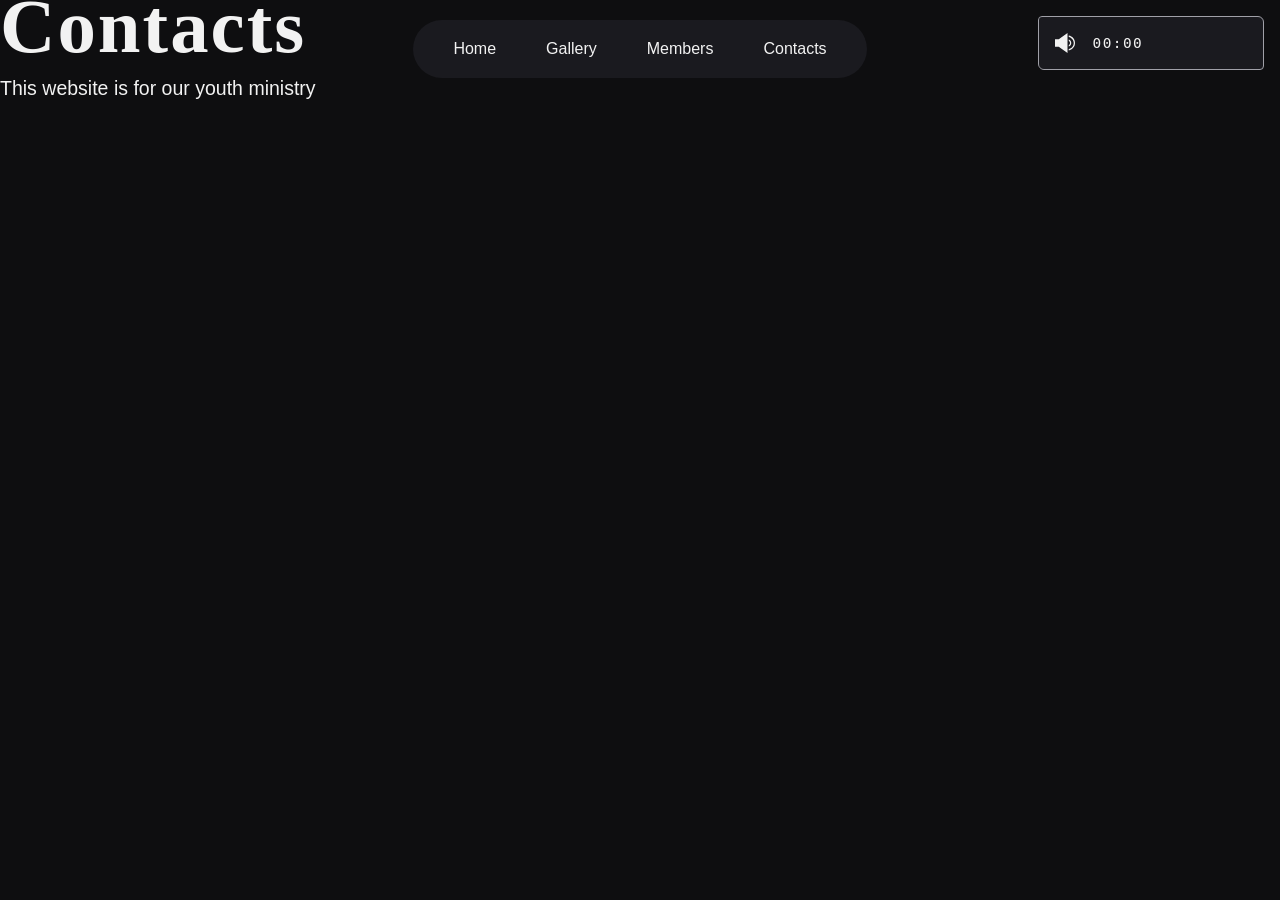
<file: contacts.html>
<!DOCTYPE html>
<html lang="en">
<head>
    <meta charset="UTF-8">
    <meta name="viewport" content="width=device-width, initial-scale=1.0">
    <title>Youth Website</title>
    <link rel="stylesheet" href="style.css">
    <script src="script.js" defer></script>
</head>
<body>
    <audio src="music/give-in.mp3" id="song" loop></audio>
    <div id="musicbar">
      <button id="music" aria-label="Mute Music Unmute Music">
        <svg
          version="1.1"
          aria-hidden="true"
          xmlns="http://www.w3.org/2000/svg"
          xmlns:xlink="http://www.w3.org/1999/xlink"
          x="0px"
          y="0px"
          viewBox="0 0 16 16"
          style="enable-background: new 0 0 16 16"
          xml:space="preserve"
        >
          <polygon points="10,16 10,0 3,5 0,5 0,11 3,11 "></polygon>
          <path
            d="M11,13.91c2.837-0.477,5-2.938,5-5.91s-2.163-5.433-5-5.91v1.011C13.279,3.566,15,5.585,15,8s-1.721,4.434-4,4.899V13.91z"
          ></path>
          <path
            d="M11,9.722v1.094c1.163-0.413,2-1.512,2-2.816s-0.837-2.403-2-2.816v1.094C11.595,6.625,12,7.263,12,8
	    C12,8.737,11.595,9.375,11,9.722z"
          ></path>
        </svg>
      </button>
      <span id="time"> 00:00 </span>
    </div>
    <nav class="youth">
        <ul>
            <li class="home"><a href="index.html">Home</a></li>
            <li class="schedules"><a href="gallery.html">Gallery</a></li>
            <li class="Members"><a href="members.html">Members</a></li>
            <li class="contacts"><a href="contacts.html">Contacts</a></li>
        </ul>
    </nav>
    <section id="contacts">
        <h1>Contacts</h1>
        <p>This website is for our youth ministry</p>
    </section>
    
    
</body>
</html>
</file>
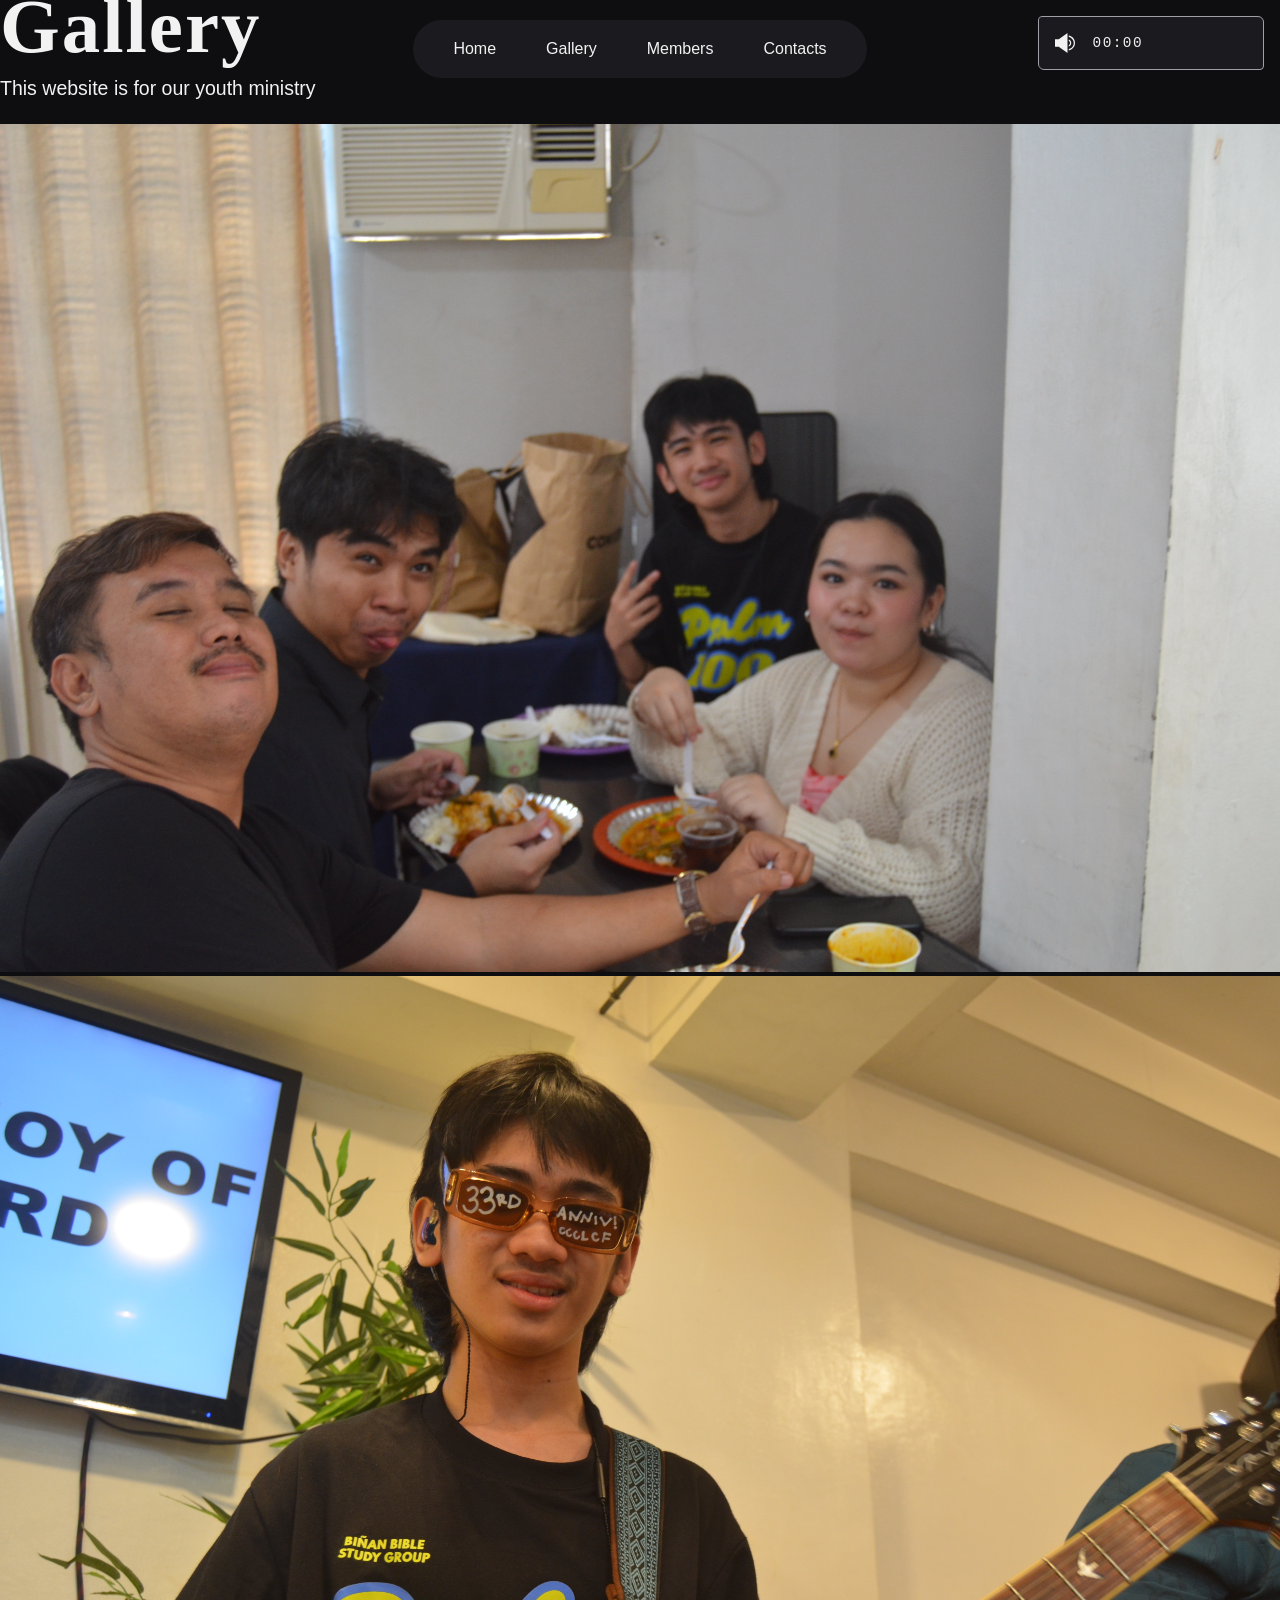
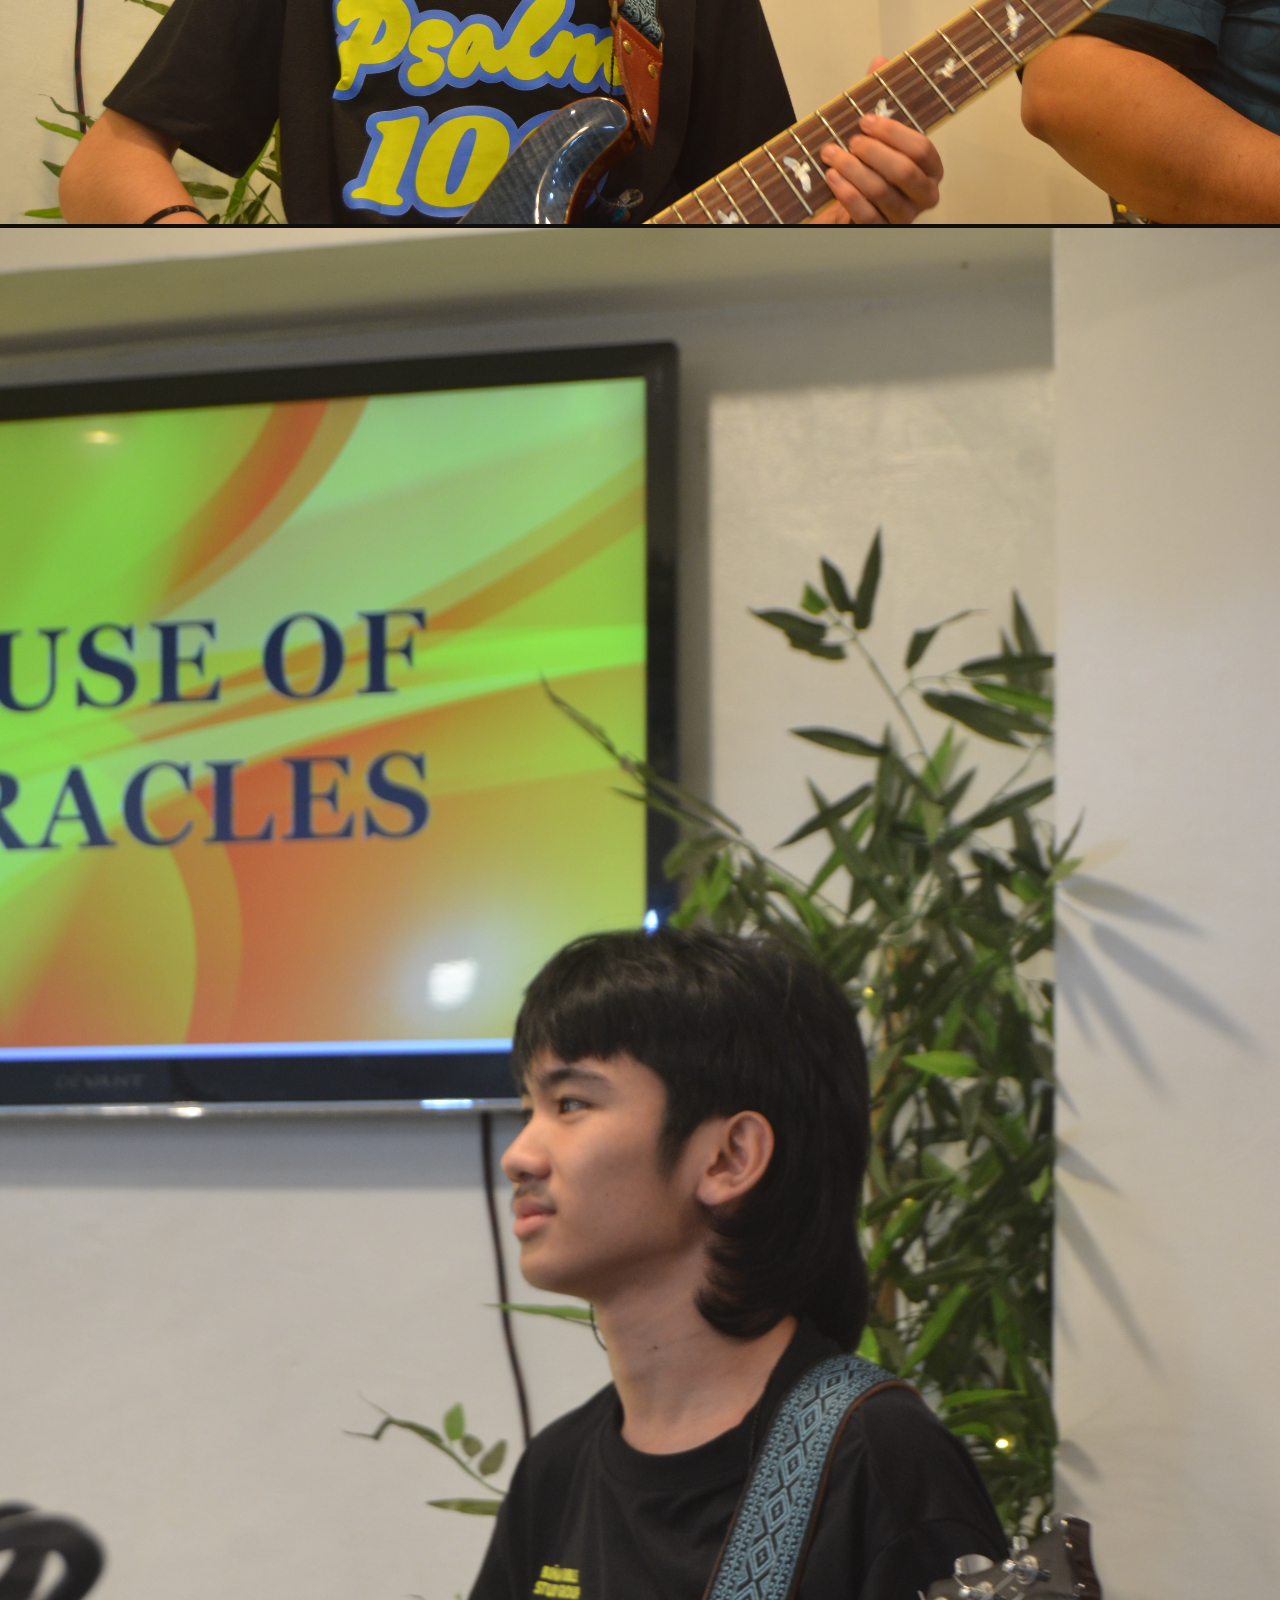
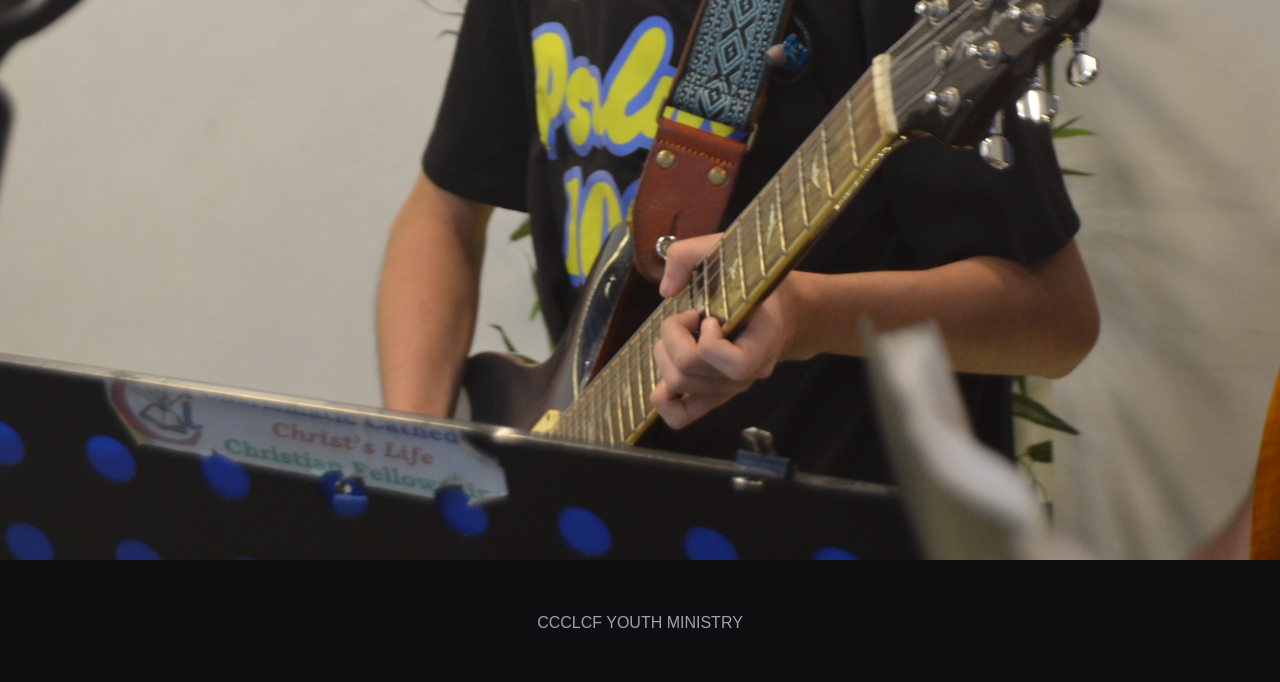
<file: gallery.html>
<!DOCTYPE html>
<html lang="en">
<head>
    <meta charset="UTF-8">
    <meta name="viewport" content="width=device-width, initial-scale=1.0">
    <title>Youth Website</title>
    <link rel="stylesheet" href="style.css">
    <script src="script.js" defer></script>
</head>
<body>
    <audio src="music/give-in.mp3" id="song" loop></audio>
    <div id="musicbar">
      <button id="music" aria-label="Mute Music Unmute Music">
        <svg
          version="1.1"
          aria-hidden="true"
          xmlns="http://www.w3.org/2000/svg"
          xmlns:xlink="http://www.w3.org/1999/xlink"
          x="0px"
          y="0px"
          viewBox="0 0 16 16"
          style="enable-background: new 0 0 16 16"
          xml:space="preserve"
        >
          <polygon points="10,16 10,0 3,5 0,5 0,11 3,11 "></polygon>
          <path
            d="M11,13.91c2.837-0.477,5-2.938,5-5.91s-2.163-5.433-5-5.91v1.011C13.279,3.566,15,5.585,15,8s-1.721,4.434-4,4.899V13.91z"
          ></path>
          <path
            d="M11,9.722v1.094c1.163-0.413,2-1.512,2-2.816s-0.837-2.403-2-2.816v1.094C11.595,6.625,12,7.263,12,8
	    C12,8.737,11.595,9.375,11,9.722z"
          ></path>
        </svg>
      </button>
      <span id="time"> 00:00 </span>
    </div>
    <nav class="youth">
        <ul>
            <li class="home"><a href="index.html">Home</a></li>
            <li class="Gallery"><a href="gallery.html">Gallery</a></li>
            <li class="Members"><a href="members.html">Members</a></li>
            <li class="contacts"><a href="contacts.html">Contacts</a></li>
        </ul>
    </nav>
    <main>
    <section id="gallery">
        <h1>Gallery</h1>
        <p>This website is for our youth ministry</p>
        <div class="youth-photos">
            <img src="Images/placholder1.JPG" alt="">
            <img src="Images/placeholder2.JPG" alt="">
            <img src="Images/placeholder3.JPG" alt="">
        </div>
    </section>
    </main>
    
    <footer>CCCLCF YOUTH MINISTRY</footer>
</body>
</html>
</file>
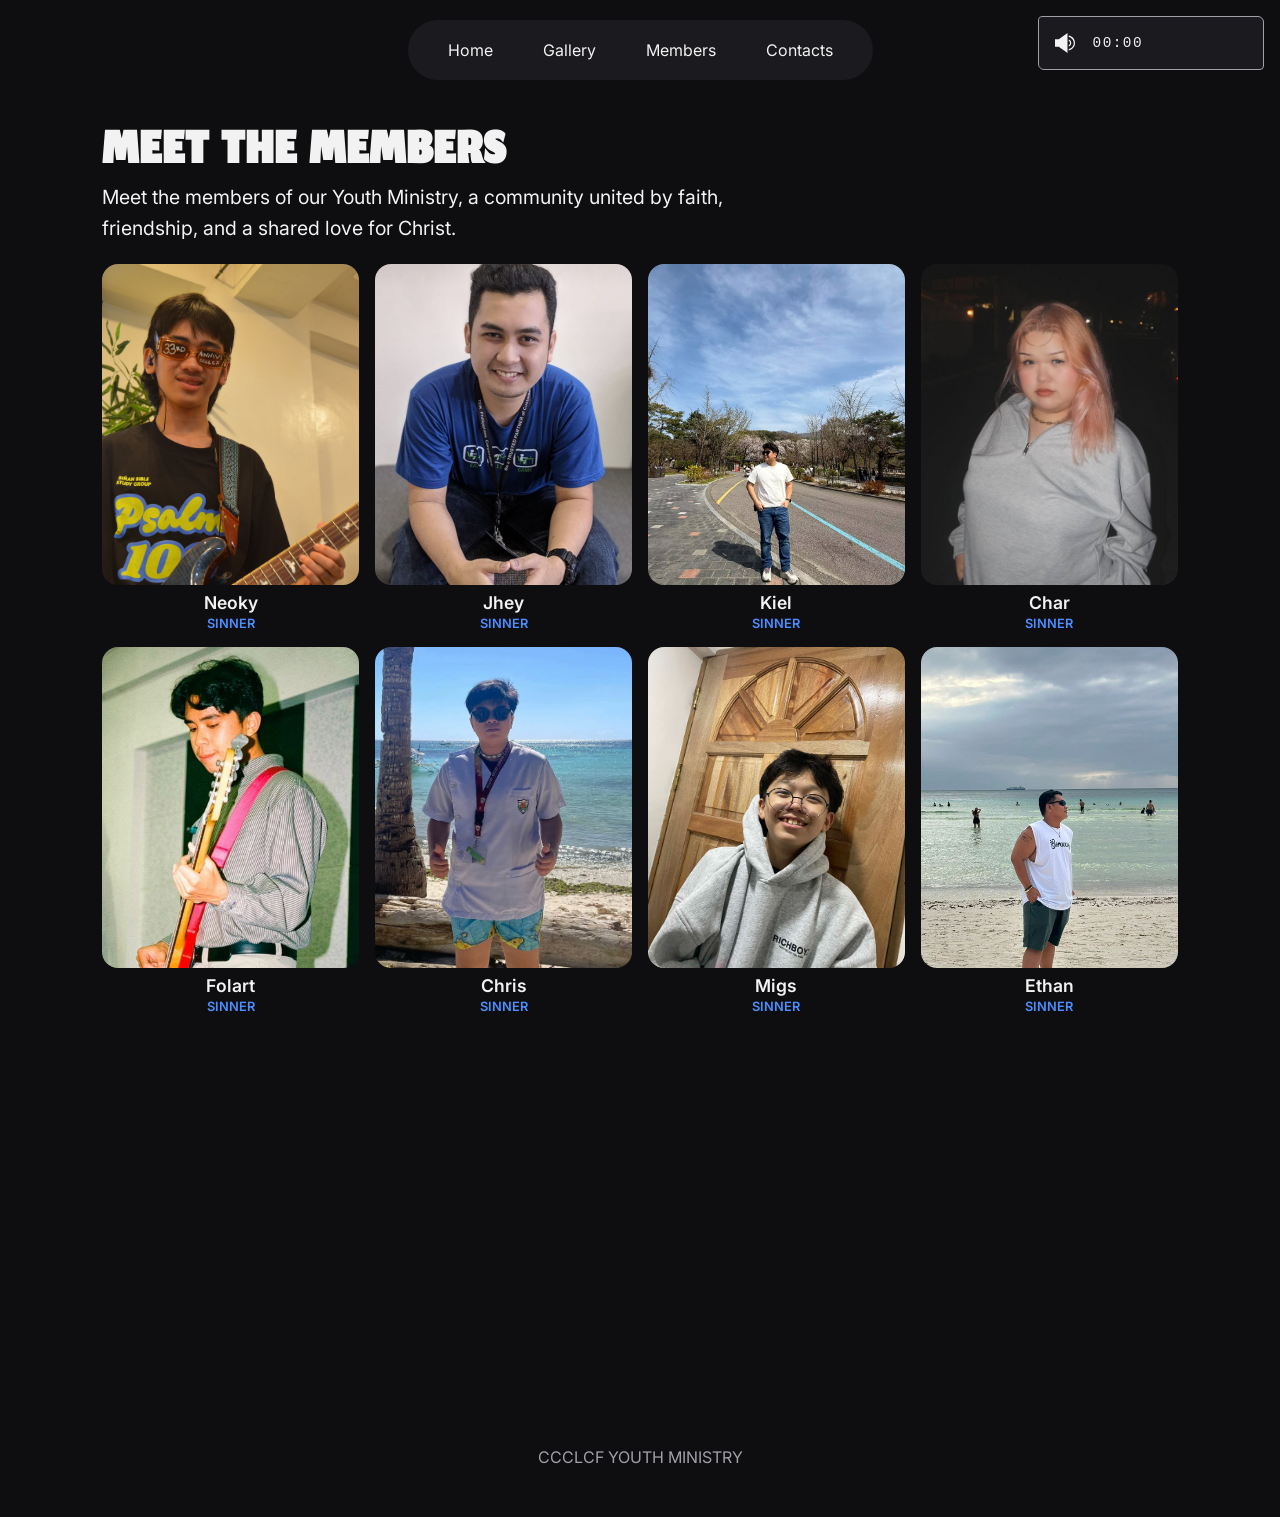
<file: members.html>
<!DOCTYPE html>
<html lang="en">
<head>
    <meta charset="UTF-8">
    <meta name="viewport" content="width=device-width, initial-scale=1.0">
    <title>Youth Website</title>
    <link rel="preconnect" href="https://fonts.googleapis.com">
    <link rel="preconnect" href="https://fonts.gstatic.com" crossorigin>
    <link href="https://fonts.googleapis.com/css2?family=Inter:ital,opsz,wght@0,14..32,100..900;1,14..32,100..900&family=Jomhuria&display=swap" rel="stylesheet">
    <link rel="stylesheet" href="style.css">
    <script src="script.js" defer></script>
</head>
<body>
    <audio src="music/give-in.mp3" id="song" loop></audio>
    <div id="musicbar">
      <button id="music" aria-label="Mute Music Unmute Music">
        <svg
          version="1.1"
          aria-hidden="true"
          xmlns="http://www.w3.org/2000/svg"
          xmlns:xlink="http://www.w3.org/1999/xlink"
          x="0px"
          y="0px"
          viewBox="0 0 16 16"
          style="enable-background: new 0 0 16 16"
          xml:space="preserve"
        >
          <polygon points="10,16 10,0 3,5 0,5 0,11 3,11 "></polygon>
          <path
            d="M11,13.91c2.837-0.477,5-2.938,5-5.91s-2.163-5.433-5-5.91v1.011C13.279,3.566,15,5.585,15,8s-1.721,4.434-4,4.899V13.91z"
          ></path>
          <path
            d="M11,9.722v1.094c1.163-0.413,2-1.512,2-2.816s-0.837-2.403-2-2.816v1.094C11.595,6.625,12,7.263,12,8
	    C12,8.737,11.595,9.375,11,9.722z"
          ></path>
        </svg>
      </button>
      <span id="time"> 00:00 </span>
    </div>
    <nav class="youth">
        <ul>
            <li class="home"><a href="index.html">Home</a></li>
            <li class="gallery"><a href="gallery.html">Gallery</a></li>
            <li class="members"><a href="members.html">Members</a></li>
            <li class="contacts"><a href="contacts.html">Contacts</a></li>
        </ul>
    </nav>
    <main>
    <section id="members">
        <h1>Meet The Members</h1>
        <p>Meet the members of our Youth Ministry, a community united by faith, friendship, and a shared love for Christ.</p>
        <div class="team-photos">
            <figure class="reveal">
                <img src="Images/placeholder2.JPG" alt="Neoky Youth Music Ministry Leader"> 
                    <figcaption>
                        <strong class="member-name">Neoky</strong>
                        <span class="member-role">SINNER</span>
                    </figcaption>
        </figure>
        <figure class="reveal">
                <img src="Images/pocojhey.png" alt="Youth Leader"> 
                    <figcaption>
                        <strong class="member-name">Jhey</strong>
                        <span class="member-role">SINNER</span>
                    </figcaption>
        </figure>
        <figure class="reveal">
                <img src="Images/Ezekiel.png" alt="Assistant Youth Leader"> 
                    <figcaption>
                        <strong class="member-name">Kiel</strong>
                        <span class="member-role">SINNER</span>
                    </figcaption>
        </figure>
        <figure class="reveal"> 
                <img src="Images/Char.png" alt="Secretary"> 
                    <figcaption>
                        <strong class="member-name">Char</strong>
                        <span class="member-role">SINNER</span>
                    </figcaption>
        </figure>
        <figure class="reveal">
                <img src="Images/Folart.png" alt="Secretary"> 
                    <figcaption>
                        <strong class="member-name">Folart</strong>
                        <span class="member-role">SINNER</span>
                    </figcaption>
        </figure>
        <figure class="reveal">
                <img src="Images/Chris.png" alt="Secretary"> 
                    <figcaption>
                        <strong class="member-name">Chris</strong>
                        <span class="member-role">SINNER</span>
                    </figcaption>
        </figure>
        <figure class="reveal">
                <img src="Images/Migs.png" alt="Secretary"> 
                    <figcaption>
                        <strong class="member-name">Migs</strong>
                        <span class="member-role">SINNER</span>
                    </figcaption>
        </figure>
        <figure class="reveal">
                <img src="Images/Ethan.png" alt="Secretary"> 
                    <figcaption>
                        <strong class="member-name">Ethan</strong>
                        <span class="member-role">SINNER</span>
                    </figcaption>
        </figure>
        <figure class="reveal">
                <img src="Images/Elle.png" alt="Secretary"> 
                    <figcaption>
                        <strong class="member-name">Elle</strong>
                        <span class="member-role">SINNER</span>
                    </figcaption>
        </figure>
        </div>
    </section>
    </main>


    <footer>CCCLCF YOUTH MINISTRY</footer>  
</body>
</html>
</file>
<file: style.css>
:root{
    --bg: #0e0e10;
    --text: #f2f2f2;
    --muted: #a0a0a8;
    --accent: #4c8dff;
    --surface: #1a1a1f;
    --font-title: "Jomhuria", serif;
    --font-para: "Inter", sans-serif;
}

body{
    margin: 0;
    background-color: var(--bg);
    color: var(--text);
    font-family: var(--font-para);
}

h1{
    font-family: var(--font-title);
    letter-spacing: 2px;
    font-size: clamp(2rem, 6vw, 7rem);
    margin: 0;
    line-height: 0.7;
}

p{
    font-size: clamp(1rem, 0.9rem + 0.4vw, 1.25rem);
    line-height: 1.6;
}

.youth{
    position: absolute;
    top: 0;
    left: 0;
    width: 100%;
    z-index: 10;
}

.youth ul{
    list-style: none;
    padding: 20px 25px;
    display: flex;
    gap: 20px;
    justify-content: center;
    margin: 20px auto 0;
    width: fit-content;
    background-color: var(--surface);
    border-radius: 999px;

}

.youth a{
    text-decoration: none;
    color: var(--text);
    padding: 7px 15px;
    border-radius: 999px;
}

.youth a:hover{
    background-color: var(--muted);
}

.youth-photos img{
    max-width: 100%;
    height: auto;
}

#home{
    height: 100vh;
}

#home{
    display: flex;
    flex-direction: row;
    justify-content: space-between;
    align-items: center;
    padding-left: 8vw;
    padding-right: 8vw;
    background-size: 200% 100%;
    background-repeat: no-repeat;
    animation: drift 5s ease-in-out infinite alternate;
    background-image:
        url("Images/6th-day.png"),
        radial-gradient(ellipse closest-side at 30% 40%, rgb(3 72 219 / 0.836), transparent 150%);
    background-size: contain, 200% 100%;
    background-position: left center, 0% 50%;
    background-repeat: no-repeat, no-repeat;
    background-attachment: fixed, scroll;
}


.verse-card{
    background-color: rgb(26 26 31 / 40%);
    padding: 1.5rem;
    border-radius: 16px;
    max-width: 300px;
    backdrop-filter: blur(20px);
    margin-right: 300px;
    display: block;
    animation: rise 3s ease-out;
}

.verse-card span{
    font-size: 1.5rem;
    letter-spacing: 0.05em;
    color: var(--accent);
    text-transform: uppercase;
    font-weight: bold;
    display: block;
}

.verse-card blockquote{
    margin: 0;
    padding-top: 10px;
    padding-bottom: 10px;
    font-size: 1.3rem;
    line-height: 1.4;
    font-weight: 300;
    font-style: italic;
}

.verse-card cite{
    color: var(--muted);
    font-size: medium;
    font-style: italic;
}

#home p{
    max-width: 55ch;
    margin: 0.5rem 0 0;
}
@keyframes drift{
    from{ background-position: left center 0% 50%; }
    to{ background-position: left center, 100% 50%; }
}

@keyframes rise{
    from{
        opacity: 0;
        transform: translateY(40px);
    }
    to{
        opacity: 1;
        transform: translateY(0);
    }
}

#home h1, #home p{
    animation: rise 3s ease-out both;
}

#home p{
    animation-delay: 0.2s;
}

@media (prefers-reduced-motion: reduce){
    #home h1, #home p{
        animation: none;
    }
}

#whatwedo{
    padding-top: 15vh;
    padding-bottom: 15vh;
    padding-left: 30vw;
    padding-right: 30vw;
}

#whatwedo ul{
    list-style: none;
    padding: 0;
    display: grid;
    grid-template-columns: repeat(auto-fit, minmax(220px, 1fr));
    gap: 1rem;
}

#whatwedo li{
    background-color: var(--surface);
    padding: 1.5rem;
    border-radius: 16px;
}

.reveal{
    opacity: 0;
    transform: translateY(40px);
    transition: 3s;
}

.visible{
    opacity: 1;
    transform: translateY(0);
}

#members{
    padding-top: 8rem;
    padding-left: 8vw;
    padding-right: 8vw;
}

#members h1{
    text-transform: uppercase;
}

#members p{
    max-width: 55ch;
    margin-top: 0;
}

.team-photos figure{
    margin: 0;
}

.team-photos{
    padding: 0;
    display: grid;
    grid-template-columns: repeat(auto-fill, minmax(230px, 1fr));
    gap: 1rem;
}

.team-photos img{
    max-width: 100%;
    height: auto;
    aspect-ratio: 4 / 5;
    object-fit: cover;
    border-radius: 16px;
    display: block;
    width: 800px;
}

.team-photos figcaption{
    text-align: center;
    padding-top: 7px;
}

.member-name{
    display: block;
    font-size: 1.1rem;
    font-weight: 600;
}

.member-role{
    display: block;
    font-size: 0.8rem;
    font-weight: 600;
    text-transform: uppercase;
    color: var(--accent); 
    margin-top: 3px;  
}

footer{
    padding: 50px;
    text-align: center;
    color: var(--muted);
}

#enter{
    position: fixed;
    inset: 0;
    z-index: 1000;
    display: flex;
    flex-direction: column;
    justify-content: center;
    align-items: center;
    gap: 1.25rem;
    text-align: center;
    background-color: var(--bg);
    cursor: pointer;
    transition: opacity 0.8s ease, visibility 0.8s ease;
}

#enter.hide{
    opacity: 0;
    visibility: hidden;
    pointer-events: none;
}

body.locked{
    overflow: hidden;
}

#enter img{
    width: clamp(200px, 32vw, 420px);
    height: auto;
    filter: brightness(0) invert(1);
    animation: pulse 3.5s ease-in-out infinite alternate;
}

@keyframes pulse{
    from{ transform: scale(1); }
    to{ transform: scale(1.06); }
}

#enter span{
    font-family: var(--font-title);
    text-transform: uppercase;
    font-size: clamp(2.5rem, 7vw, 5rem);
    letter-spacing: 0.08em;
    line-height: 1;
}

#clickenter{
    font-family: ui-monospace, "Courier New", monospace;
    font-size: 0.8rem;
    text-transform: uppercase;
    letter-spacing: 0.2em;
    color: var(--text);
    background: transparent;
    border: none;
    padding: 0.8rem 2rem;
    cursor: pointer;
    text-shadow: 1px 0 rgb(255 0 80 / 60%), -1px 0 rgb(0 220 255 / 60%);
    animation: blink 2.4s ease-in-out infinite;
    transition: color 0.3s;
}

#clickenter:hover{
    color: var(--accent);
}

@keyframes blink{
    0%, 100%{ opacity: 1; }
    50%{ opacity: 0.35; }
}

@media (prefers-reduced-motion: reduce){
    #enter, #enter img, #clickenter{
        transition: none;
        animation: none;
    }
}

#musicbar{
    position: fixed;
    top: 1rem;
    right: 1rem;
    z-index: 500;
    display: flex;
    align-items: center;
    background-color: var(--surface);
    border: 1px solid var(--muted);
    border-radius: 4px 6px;
    overflow: hidden;
    width: 14rem;
}

#music{
    border: none;
    cursor: pointer;
    background-color: rgb(26 26 31 / 40%);
    padding: 1rem;
    color: var(--text);
    display: flex;
    align-items: center;
}

#music svg{
    fill: currentColor;
    width: 1.25rem;
    height: 1.25rem;
}

#time{
    font-family: ui-monospace, monospace;
    font-size: 0.9rem;
    letter-spacing: 0.1em;
    padding: 0.1rem;
    font-variant-numeric: tabular-nums
}
</file>
